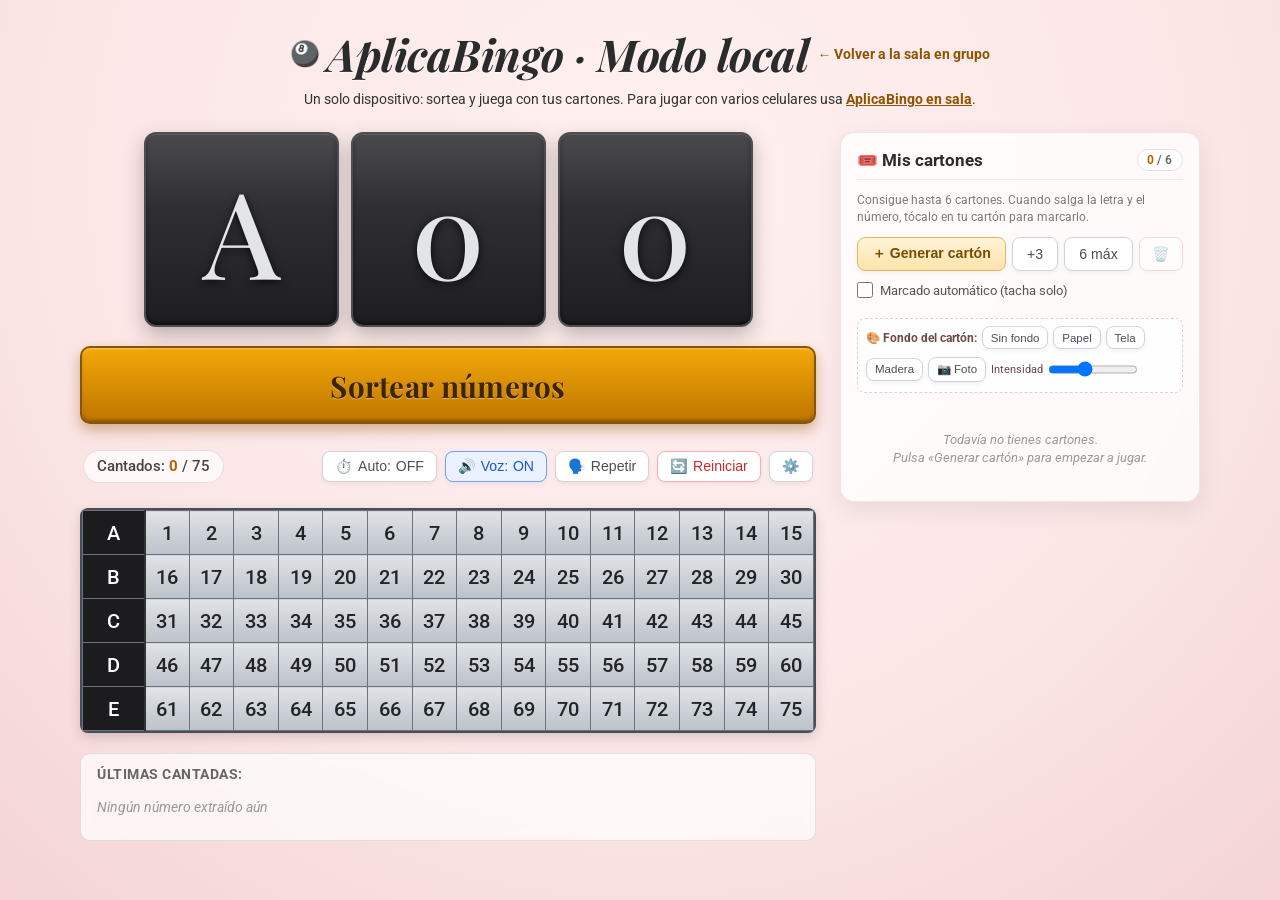
<file: solo.html>
<!DOCTYPE html>
<html lang="es">
<head>
    <meta charset="UTF-8">
    <meta name="viewport" content="width=device-width, initial-scale=1.0">
    <title>AplicaBingo — Modo local (un dispositivo)</title>
    <link rel="stylesheet" href="style.css">
    <link rel="preconnect" href="https://fonts.googleapis.com">
    <link rel="preconnect" href="https://fonts.gstatic.com" crossorigin>
    <link href="https://fonts.googleapis.com/css2?family=Cinzel:wght@600;700&family=Playfair+Display:ital,wght@1,500;1,700&family=Roboto:wght@400;500;700&display=swap" rel="stylesheet">
</head>
<body>
    <div class="app-container">
        <!-- Encabezado -->
        <header class="header">
            <div class="marca-bar">
                <div class="marca-titulo">
                    <span class="marca-bola">🎱</span>
                    <h1 class="main-title">AplicaBingo · Modo local</h1>
                </div>
                <a href="index.html">← Volver a la sala en grupo</a>
            </div>
            <p style="margin-top:.5rem;font-size:.9rem">
                Un solo dispositivo: sortea y juega con tus cartones.
                Para jugar con varios celulares usa <a href="index.html" style="color:#8d5300;font-weight:700">AplicaBingo en sala</a>.
            </p>
        </header>

        <div class="app-layout">
            <!-- Columna principal: Bombo / Sorteo -->
            <main class="bingo-stage">
                <!-- Pantalla Principal de Número Actual -->
                <div class="display-row" id="displayRow">
                    <div class="digit-card letter-card" id="cardLetter">
                        <span class="card-value" id="valLetter">A</span>
                    </div>
                    <div class="digit-card tens-card" id="cardTens">
                        <span class="card-value" id="valTens">0</span>
                    </div>
                    <div class="digit-card units-card" id="cardUnits">
                        <span class="card-value" id="valUnits">0</span>
                    </div>
                </div>

                <!-- Botón Principal de Sorteo -->
                <button id="btnDraw" class="btn-draw" type="button">
                    <span class="btn-text">Sortear números</span>
                </button>

                <!-- Barra de Herramientas y Controles Auxiliares -->
                <div class="controls-panel">
                    <div class="stat-badge">
                        <span>Cantados:</span>
                        <strong id="drawnCount">0</strong> / <span id="totalCount">75</span>
                    </div>

                    <div class="action-buttons">
                        <button id="btnAuto" class="btn-tool" title="Modo automático">
                            <span class="icon">⏱️</span> Auto: <span id="autoState">OFF</span>
                        </button>
                        <button id="btnVoiceToggle" class="btn-tool active" title="Activar/Desactivar Voz">
                            <span class="icon" id="voiceIcon">🔊</span> Voz: <span id="voiceState">ON</span>
                        </button>
                        <button id="btnRepeat" class="btn-tool" title="Repetir último número cantado">
                            <span class="icon">🗣️</span> Repetir
                        </button>
                        <button id="btnReset" class="btn-tool btn-danger" title="Reiniciar Juego">
                            <span class="icon">🔄</span> Reiniciar
                        </button>
                        <button id="btnSettings" class="btn-tool" title="Configuración">
                            <span class="icon">⚙️</span>
                        </button>
                    </div>
                </div>

                <!-- Panel de Configuración Plegable -->
                <div id="settingsModal" class="settings-drawer hidden">
                    <div class="drawer-header">
                        <h3>Configuración del Bingo</h3>
                        <button id="btnCloseSettings" class="btn-close">&times;</button>
                    </div>
                    <div class="setting-item">
                        <label for="namingMode">Tipo de Letras:</label>
                        <select id="namingMode" class="form-select">
                            <option value="ABCDE" selected>A - B - C - D - E (Tradicional 1-75)</option>
                            <option value="BINGO">B - I - N - G - O (Americano 1-75)</option>
                        </select>
                    </div>
                    <div class="setting-item">
                        <label for="voiceSelect">Voz del Locutor:</label>
                        <select id="voiceSelect" class="form-select">
                            <option value="">Cargando voces en español...</option>
                        </select>
                    </div>
                    <div class="setting-item">
                        <label for="speechRate">Velocidad de voz: <span id="rateVal">1.0x</span></label>
                        <input type="range" id="speechRate" min="0.7" max="1.4" step="0.1" value="1.0">
                    </div>
                    <div class="setting-item">
                        <label for="autoSpeed">Intervalo de Sorteo Auto: <span id="autoSpeedVal">4s</span></label>
                        <input type="range" id="autoSpeed" min="2" max="10" step="1" value="4">
                    </div>
                </div>

                <!-- Tablero de Números -->
                <div class="board-wrapper">
                    <table class="bingo-board" id="bingoBoard">
                        <tbody id="boardBody">
                            <!-- Generado dinámicamente por JavaScript -->
                        </tbody>
                    </table>
                </div>

                <!-- Historial de Últimas Bolas -->
                <div class="history-container">
                    <span class="history-label">Últimas cantadas:</span>
                    <div class="history-list" id="historyList">
                        <span class="empty-history">Ningún número extraído aún</span>
                    </div>
                </div>
            </main>

            <!-- Columna lateral: Cartones del Jugador -->
            <aside class="cards-panel">
                <div class="panel-header">
                    <h2 class="panel-title">🎟️ Mis cartones</h2>
                    <span class="panel-counter"><strong id="cardCount">0</strong> / 6</span>
                </div>

                <p class="panel-hint">
                    Consigue hasta 6 cartones. Cuando salga la letra y el número, tócalo en tu cartón para marcarlo.
                </p>

                <div class="cards-actions">
                    <button id="btnAddCard" class="btn-tool btn-primary-soft" type="button">＋ Generar cartón</button>
                    <button id="btnAdd3" class="btn-tool" type="button" title="Añadir 3 cartones">+3</button>
                    <button id="btnAdd6" class="btn-tool" type="button" title="Completar hasta 6 cartones">6 máx</button>
                    <button id="btnClearCards" class="btn-tool btn-danger" type="button" title="Quitar todos los cartones">🗑️</button>
                </div>

                <label class="switch-row" for="autoDaub">
                    <input type="checkbox" id="autoDaub">
                    <span>Marcado automático (tacha solo)</span>
                </label>

                <div class="fondo-bar">
                    <span class="fondo-label">🎨 Fondo del cartón:</span>
                    <button class="btn-tool" data-fondo="ninguno" type="button">Sin fondo</button>
                    <button class="btn-tool" data-fondo="papel" type="button">Papel</button>
                    <button class="btn-tool" data-fondo="tela" type="button">Tela</button>
                    <button class="btn-tool" data-fondo="madera" type="button">Madera</button>
                    <button class="btn-tool" id="btnFondoFoto" type="button">📷 Foto</button>
                    <input type="file" id="fondoFoto" accept="image/*" style="display:none">
                    <label class="fondo-rango">Intensidad
                        <input type="range" id="fondoRango" min="10" max="90" step="5" value="40">
                    </label>
                </div>

                <div class="cards-list" id="cardsList">
                    <p class="empty-cards" id="emptyCards">
                        Todavía no tienes cartones.<br>Pulsa «Generar cartón» para empezar a jugar.
                    </p>
                </div>
            </aside>
        </div>
    </div>

    <!-- Aviso Flotante de Bingo -->
    <div id="bingoToast" class="bingo-toast hidden">
        <span id="bingoToastText">¡BINGO!</span>
    </div>

    <!-- Modal de Confirmación para Reiniciar -->
    <div id="confirmModal" class="modal-overlay hidden">
        <div class="modal-card">
            <h3>¿Reiniciar partida?</h3>
            <p>Se borrarán todos los números extraídos, las marcas de tus cartones y el tablero volverá a cero.</p>
            <div class="modal-actions">
                <button id="btnCancelReset" class="btn-modal btn-secondary">Cancelar</button>
                <button id="btnConfirmReset" class="btn-modal btn-danger">Sí, Reiniciar</button>
            </div>
        </div>
    </div>

    <script src="app.js"></script>
</body>
</html>
</file>
<file: style.css>
/* ==========================================================================
   Bombo Bingo Online Gratis - Estilos CSS3
   ========================================================================== */

:root {
    --bg-page: #fbe6e6;
    --bg-gradient: radial-gradient(circle at 50% 20%, #fff0f0 0%, #fbe6e6 60%, #f4d4d4 100%);
    --card-bg-top: #3a3a3c;
    --card-bg-bottom: #1e1e20;
    --card-border: #4d4d52;
    --card-text: #e2e4e8;
    
    --btn-gold-top: #f3a808;
    --btn-gold-bottom: #be7500;
    --btn-gold-border: #8d5300;
    --btn-gold-text: #3c2400;
    --btn-gold-shadow: rgba(141, 83, 0, 0.4);

    --cell-unmarked-top: #e0e3e7;
    --cell-unmarked-bottom: #bcc2c9;
    --cell-unmarked-border: #808691;
    --cell-unmarked-text: #212529;

    --cell-marked-top: #fdb813;
    --cell-marked-bottom: #df8800;
    --cell-marked-border: #9b5a00;
    --cell-marked-text: #211200;

    --header-cell-bg: #1c1c1e;
    --header-cell-text: #ffffff;
}

* {
    box-sizing: border-box;
    margin: 0;
    padding: 0;
}

body {
    font-family: 'Roboto', -apple-system, BlinkMacSystemFont, "Segoe UI", sans-serif;
    background: var(--bg-gradient);
    background-color: var(--bg-page);
    min-height: 100vh;
    display: flex;
    justify-content: center;
    align-items: flex-start;
    padding: 1.5rem 1rem 3rem 1rem;
    color: #333333;
    user-select: none;
    -webkit-user-select: none;
}

/* Contenedor Principal */
.app-container {
    width: 100%;
    max-width: 680px;
    display: flex;
    flex-direction: column;
    align-items: center;
    gap: 1.25rem;
}

/* Encabezado */
.header {
    text-align: center;
    margin-bottom: 0.25rem;
}

.main-title {
    font-family: 'Playfair Display', Georgia, serif;
    font-size: clamp(2rem, 5vw, 2.75rem);
    font-weight: 700;
    font-style: italic;
    color: #2b2b2b;
    letter-spacing: -0.5px;
    text-shadow: 0 1px 2px rgba(255, 255, 255, 0.8);
}

/* Escenario Bingo */
.bingo-stage {
    width: 100%;
    display: flex;
    flex-direction: column;
    align-items: center;
    gap: 1.2rem;
}

/* Fila de Tarjetas Oscuras (Letra, Decena, Unidad) */
.display-row {
    display: flex;
    justify-content: center;
    gap: 12px;
    width: 100%;
}

.digit-card {
    flex: 1;
    max-width: 195px;
    aspect-ratio: 1 / 1;
    background: linear-gradient(180deg, var(--card-bg-top) 0%, var(--card-bg-bottom) 100%);
    border: 2px solid var(--card-border);
    border-radius: 12px;
    box-shadow: 
        0 8px 20px rgba(0, 0, 0, 0.25),
        inset 0 1px 1px rgba(255, 255, 255, 0.15),
        inset 0 -2px 4px rgba(0, 0, 0, 0.5);
    display: flex;
    align-items: center;
    justify-content: center;
    position: relative;
    overflow: hidden;
    transition: transform 0.15s ease, box-shadow 0.15s ease;
}

.digit-card::after {
    content: '';
    position: absolute;
    top: 0;
    left: 0;
    right: 0;
    height: 40%;
    background: linear-gradient(180deg, rgba(255, 255, 255, 0.08) 0%, rgba(255, 255, 255, 0) 100%);
    pointer-events: none;
    border-top-left-radius: 10px;
    border-top-right-radius: 10px;
}

.card-value {
    font-family: 'Playfair Display', 'Cinzel', Times, serif;
    font-size: clamp(4.5rem, 12vw, 7.5rem);
    font-weight: 500;
    color: var(--card-text);
    text-shadow: 0 2px 8px rgba(0, 0, 0, 0.8);
    line-height: 1;
    transition: transform 0.2s cubic-bezier(0.175, 0.885, 0.32, 1.275);
}

/* Animación de Sorteo / Giro en las Tarjetas */
.digit-card.rolling .card-value {
    animation: rollNumber 0.25s infinite alternate ease-in-out;
}

.digit-card.popping .card-value {
    animation: popReveal 0.4s cubic-bezier(0.175, 0.885, 0.32, 1.275);
}

@keyframes rollNumber {
    0% { transform: translateY(-4px) scale(0.96); opacity: 0.8; }
    100% { transform: translateY(4px) scale(1.02); opacity: 1; }
}

@keyframes popReveal {
    0% { transform: scale(0.7); opacity: 0.3; }
    70% { transform: scale(1.15); opacity: 1; }
    100% { transform: scale(1); opacity: 1; }
}

/* Botón Dorado de Sorteo */
.btn-draw {
    width: 100%;
    padding: 1.1rem 1.5rem;
    background: linear-gradient(180deg, var(--btn-gold-top) 0%, var(--btn-gold-bottom) 100%);
    border: 2px solid var(--btn-gold-border);
    border-radius: 10px;
    cursor: pointer;
    box-shadow: 
        0 6px 14px var(--btn-gold-shadow),
        inset 0 1px 2px rgba(255, 255, 255, 0.4),
        inset 0 -2px 3px rgba(0, 0, 0, 0.3);
    transition: all 0.12s ease;
    display: flex;
    align-items: center;
    justify-content: center;
}

.btn-draw:hover:not(:disabled) {
    filter: brightness(1.06);
    transform: translateY(-2px);
    box-shadow: 0 8px 18px var(--btn-gold-shadow);
}

.btn-draw:active:not(:disabled) {
    transform: translateY(2px);
    box-shadow: 0 2px 6px var(--btn-gold-shadow);
    background: linear-gradient(180deg, var(--btn-gold-bottom) 0%, var(--btn-gold-top) 100%);
}

.btn-draw:disabled {
    opacity: 0.65;
    cursor: not-allowed;
    filter: grayscale(0.4);
}

.btn-text {
    font-family: 'Playfair Display', Georgia, serif;
    font-size: clamp(1.4rem, 4vw, 1.85rem);
    font-weight: 700;
    color: var(--btn-gold-text);
    text-shadow: 0 1px 1px rgba(255, 255, 255, 0.4);
    letter-spacing: 0.3px;
}

/* Barra de Controles y Herramientas */
.controls-panel {
    width: 100%;
    display: flex;
    justify-content: space-between;
    align-items: center;
    flex-wrap: wrap;
    gap: 0.75rem;
    padding: 0.4rem 0.2rem;
}

.stat-badge {
    background: rgba(255, 255, 255, 0.7);
    border: 1px solid rgba(0, 0, 0, 0.1);
    padding: 0.4rem 0.8rem;
    border-radius: 20px;
    font-size: 0.95rem;
    color: #444;
    font-weight: 500;
    backdrop-filter: blur(4px);
}

.stat-badge strong {
    color: #b06200;
    font-weight: 700;
}

.action-buttons {
    display: flex;
    gap: 0.5rem;
    flex-wrap: wrap;
}

.btn-tool {
    background: #ffffff;
    border: 1px solid #ced4da;
    border-radius: 8px;
    padding: 0.4rem 0.75rem;
    font-size: 0.88rem;
    font-weight: 500;
    color: #495057;
    cursor: pointer;
    display: inline-flex;
    align-items: center;
    gap: 0.3rem;
    transition: all 0.15s ease;
    box-shadow: 0 2px 4px rgba(0, 0, 0, 0.05);
}

.btn-tool:hover {
    background: #f8f9fa;
    border-color: #adb5bd;
    transform: translateY(-1px);
}

.btn-tool:active {
    transform: translateY(1px);
}

.btn-tool.active {
    background: #eaf2ff;
    border-color: #70a1ff;
    color: #1a56cc;
}

.btn-danger {
    color: #c92a2a;
    border-color: #f1aeb5;
}

.btn-danger:hover {
    background: #ffe3e3;
    border-color: #e03131;
}

/* Panel de Ajustes / Drawer */
.settings-drawer {
    width: 100%;
    background: #ffffff;
    border: 1px solid #dee2e6;
    border-radius: 12px;
    padding: 1.2rem;
    box-shadow: 0 8px 24px rgba(0, 0, 0, 0.08);
    display: flex;
    flex-direction: column;
    gap: 0.9rem;
    animation: fadeIn 0.2s ease;
}

.settings-drawer.hidden {
    display: none;
}

.drawer-header {
    display: flex;
    justify-content: space-between;
    align-items: center;
    border-bottom: 1px solid #eee;
    padding-bottom: 0.5rem;
}

.drawer-header h3 {
    font-size: 1.1rem;
    color: #333;
}

.btn-close {
    background: none;
    border: none;
    font-size: 1.5rem;
    cursor: pointer;
    color: #888;
}

.setting-item {
    display: flex;
    flex-direction: column;
    gap: 0.35rem;
    font-size: 0.9rem;
    color: #555;
}

.form-select, input[type="range"] {
    padding: 0.4rem;
    border-radius: 6px;
    border: 1px solid #ccc;
    font-size: 0.9rem;
    background: #fafafa;
}

/* Tablero de Números (Grid Table) */
.board-wrapper {
    width: 100%;
    overflow-x: auto;
    border-radius: 8px;
    box-shadow: 0 4px 12px rgba(0, 0, 0, 0.15);
    background: #4a4e54;
    padding: 2px;
}

.bingo-board {
    width: 100%;
    border-collapse: collapse;
    table-layout: fixed;
    text-align: center;
}

.bingo-board td, .bingo-board th {
    padding: 0;
    height: clamp(34px, 5.2vw, 44px);
    border: 1px solid #6b7280;
    font-family: -apple-system, BlinkMacSystemFont, "Segoe UI", Roboto, sans-serif;
    font-size: clamp(0.95rem, 2.2vw, 1.25rem);
    font-weight: 500;
}

/* Celda de Letra Encabezado (Columna 0) */
.header-cell {
    background: var(--header-cell-bg);
    color: var(--header-cell-text);
    font-weight: 700;
    font-size: clamp(1.1rem, 2.6vw, 1.4rem);
    width: 8.5%;
    border-right: 2px solid #333 !important;
}

/* Celdas No Cantadas */
.num-cell {
    background: linear-gradient(180deg, var(--cell-unmarked-top) 0%, var(--cell-unmarked-bottom) 100%);
    color: var(--cell-unmarked-text);
    cursor: default;
    transition: background 0.3s ease, color 0.3s ease, transform 0.2s ease;
}

/* Celdas Cantadas (Marcadas en Oro / Naranja) */
.num-cell.marked {
    background: linear-gradient(180deg, var(--cell-marked-top) 0%, var(--cell-marked-bottom) 100%) !important;
    color: var(--cell-marked-text) !important;
    font-weight: 700;
    box-shadow: inset 0 0 4px rgba(0, 0, 0, 0.3);
}

.num-cell.last-called {
    position: relative;
    outline: 2px solid #ffffff;
    outline-offset: -2px;
    animation: pulseCell 1.2s infinite alternate ease-in-out;
}

@keyframes pulseCell {
    0% { filter: brightness(1); }
    100% { filter: brightness(1.25); }
}

/* Historial de Bolas Cantadas */
.history-container {
    width: 100%;
    background: rgba(255, 255, 255, 0.7);
    border: 1px solid rgba(0, 0, 0, 0.1);
    border-radius: 10px;
    padding: 0.75rem 1rem;
    display: flex;
    flex-direction: column;
    gap: 0.5rem;
    backdrop-filter: blur(6px);
}

.history-label {
    font-size: 0.85rem;
    font-weight: 700;
    color: #666;
    text-transform: uppercase;
    letter-spacing: 0.5px;
}

.history-list {
    display: flex;
    gap: 0.5rem;
    overflow-x: auto;
    padding-bottom: 0.25rem;
    min-height: 38px;
    align-items: center;
}

.empty-history {
    font-size: 0.88rem;
    color: #999;
    font-style: italic;
}

.history-chip {
    flex-shrink: 0;
    background: linear-gradient(180deg, #3a3a3c 0%, #1c1c1e 100%);
    color: #f0f0f0;
    border: 1px solid #555;
    border-radius: 20px;
    padding: 0.25rem 0.65rem;
    font-size: 0.9rem;
    font-weight: 700;
    display: inline-flex;
    align-items: center;
    gap: 3px;
    box-shadow: 0 2px 4px rgba(0, 0, 0, 0.2);
    animation: slideIn 0.25s ease;
}

.history-chip.latest {
    background: linear-gradient(180deg, var(--btn-gold-top) 0%, var(--btn-gold-bottom) 100%);
    color: #211200;
    border-color: #8d5300;
    transform: scale(1.05);
}

@keyframes slideIn {
    from { opacity: 0; transform: translateY(-6px); }
    to { opacity: 1; transform: translateY(0); }
}

/* Modal de Confirmación */
.modal-overlay {
    position: fixed;
    top: 0;
    left: 0;
    right: 0;
    bottom: 0;
    background: rgba(0, 0, 0, 0.5);
    display: flex;
    justify-content: center;
    align-items: center;
    z-index: 1000;
    padding: 1rem;
    backdrop-filter: blur(3px);
}

.modal-overlay.hidden {
    display: none;
}

.modal-card {
    background: #ffffff;
    border-radius: 12px;
    padding: 1.5rem;
    max-width: 400px;
    width: 100%;
    text-align: center;
    box-shadow: 0 10px 30px rgba(0, 0, 0, 0.3);
    animation: fadeIn 0.2s ease;
}

.modal-card h3 {
    margin-bottom: 0.5rem;
    color: #222;
}

.modal-card p {
    color: #666;
    font-size: 0.95rem;
    margin-bottom: 1.25rem;
}

.modal-actions {
    display: flex;
    justify-content: center;
    gap: 0.75rem;
}

.btn-modal {
    padding: 0.55rem 1.25rem;
    border-radius: 8px;
    border: none;
    font-size: 0.95rem;
    font-weight: 600;
    cursor: pointer;
}

.btn-secondary {
    background: #e9ecef;
    color: #495057;
}

.btn-secondary:hover {
    background: #dee2e6;
}

@keyframes fadeIn {
    from { opacity: 0; transform: scale(0.96); }
    to { opacity: 1; transform: scale(1); }
}

/* Ajustes Responsivos */
@media (max-width: 480px) {
    body {
        padding: 0.8rem 0.5rem 2rem 0.5rem;
    }
    
    .display-row {
        gap: 8px;
    }
    
    .btn-draw {
        padding: 0.9rem 1rem;
    }

    .controls-panel {
        justify-content: center;
    }
}


/* ==========================================================================
   CARTONES DEL JUGADOR (Panel Lateral)
   ========================================================================== */

/* Contenedor general ampliado para alojar la columna de cartones */
.app-container {
    max-width: 1120px;
}

.app-layout {
    width: 100%;
    display: grid;
    grid-template-columns: minmax(0, 1fr) minmax(300px, 360px);
    gap: 1.5rem;
    align-items: start;
}

/* --- Panel Lateral --- */
.cards-panel {
    width: 100%;
    background: rgba(255, 255, 255, 0.78);
    border: 1px solid rgba(0, 0, 0, 0.08);
    border-radius: 14px;
    padding: 1rem;
    box-shadow: 0 8px 24px rgba(0, 0, 0, 0.08);
    backdrop-filter: blur(6px);
    display: flex;
    flex-direction: column;
    gap: 0.7rem;
    position: sticky;
    top: 1.5rem;
}

.panel-header {
    display: flex;
    justify-content: space-between;
    align-items: center;
    gap: 0.5rem;
    border-bottom: 1px solid rgba(0, 0, 0, 0.07);
    padding-bottom: 0.5rem;
}

.panel-title {
    font-size: 1.05rem;
    font-weight: 700;
    color: #2b2b2b;
}

.panel-counter {
    font-size: 0.78rem;
    font-weight: 600;
    color: #666;
    background: #ffffff;
    border: 1px solid #e3e3e3;
    border-radius: 20px;
    padding: 0.15rem 0.6rem;
    white-space: nowrap;
}

.panel-counter strong {
    color: #b06200;
}

.panel-hint {
    font-size: 0.78rem;
    line-height: 1.4;
    color: #7a7a7a;
}

.cards-actions {
    display: flex;
    flex-wrap: wrap;
    gap: 0.4rem;
}

.cards-actions .btn-tool {
    flex: 1 1 auto;
    justify-content: center;
    white-space: nowrap;
}

.cards-actions #btnClearCards {
    flex: 0 0 auto;
}

.btn-primary-soft {
    background: linear-gradient(180deg, #fff4d9 0%, #ffe2ab 100%);
    border-color: #e0b45f;
    color: #7a4a00;
    font-weight: 700;
}

.btn-primary-soft:hover:not(:disabled) {
    background: linear-gradient(180deg, #ffefc6 0%, #ffd892 100%);
    border-color: #cf9f42;
}

.btn-tool:disabled {
    opacity: 0.45;
    cursor: not-allowed;
    transform: none !important;
}

.switch-row {
    display: flex;
    align-items: center;
    gap: 0.45rem;
    font-size: 0.8rem;
    color: #555;
    cursor: pointer;
    user-select: none;
}

.switch-row input[type="checkbox"] {
    width: 16px;
    height: 16px;
    accent-color: #f3a808;
    cursor: pointer;
}

/* --- Lista de Cartones --- */
.cards-list {
    display: grid;
    grid-template-columns: repeat(auto-fit, minmax(140px, 1fr));
    gap: 0.7rem;
}

.empty-cards {
    grid-column: 1 / -1;
    font-size: 0.8rem;
    font-style: italic;
    color: #9a9a9a;
    text-align: center;
    line-height: 1.45;
    padding: 1.1rem 0.5rem;
}

.bingo-card {
    position: relative;
    background: #ffffff;
    border: 1px solid #e6e6e6;
    border-radius: 10px;
    padding: 0.4rem;
    box-shadow: 0 3px 10px rgba(0, 0, 0, 0.07);
    display: flex;
    flex-direction: column;
    gap: 0.35rem;
    transition: border-color 0.2s ease, box-shadow 0.2s ease;
}

.card-top {
    display: flex;
    justify-content: space-between;
    align-items: center;
    gap: 0.3rem;
}

.card-name {
    font-size: 0.68rem;
    font-weight: 700;
    letter-spacing: 0.4px;
    text-transform: uppercase;
    color: #9a9a9a;
}

.card-remove {
    background: none;
    border: none;
    padding: 0 0.15rem;
    line-height: 1;
    font-size: 0.85rem;
    color: #b9b9b9;
    cursor: pointer;
    transition: color 0.15s ease;
}

.card-remove:hover {
    color: #e03131;
}

.card-grid {
    display: grid;
    grid-template-columns: repeat(5, 1fr);
    gap: 2px;
}

.card-head {
    display: flex;
    align-items: center;
    justify-content: center;
    background: var(--header-cell-bg);
    color: var(--header-cell-text);
    font-weight: 700;
    font-size: 0.7rem;
    border-radius: 3px;
    padding: 0.12rem 0;
}

.card-cell {
    aspect-ratio: 1 / 1;
    display: flex;
    align-items: center;
    justify-content: center;
    padding: 0;
    font-family: inherit;
    font-size: clamp(0.65rem, 2.4vw, 0.92rem);
    font-weight: 600;
    color: var(--cell-unmarked-text);
    background: linear-gradient(180deg, var(--cell-unmarked-top) 0%, var(--cell-unmarked-bottom) 100%);
    border: 1px solid var(--cell-unmarked-border);
    border-radius: 4px;
    cursor: pointer;
    transition: transform 0.12s ease, background 0.2s ease, box-shadow 0.2s ease, color 0.2s ease;
}

/* Número que todavía no ha salido: no se puede seleccionar */
.card-cell.locked {
    background: #eff1f4;
    border-color: #dfe3e8;
    color: #a8aeb6;
    cursor: default;
    font-weight: 500;
}

/* Número ya cantado: disponible para seleccionar */
.card-cell.called {
    border-color: #e8a200;
    box-shadow: 0 0 0 2px rgba(243, 168, 8, 0.35);
}

.card-cell.called:hover {
    transform: translateY(-1px) scale(1.05);
    box-shadow: 0 0 0 2px rgba(243, 168, 8, 0.6), 0 3px 8px rgba(0, 0, 0, 0.15);
}

/* Número seleccionado / tachado */
.card-cell.marked {
    background: linear-gradient(180deg, var(--cell-marked-top) 0%, var(--cell-marked-bottom) 100%);
    border-color: var(--cell-marked-border);
    color: var(--cell-marked-text);
    font-weight: 700;
    box-shadow: inset 0 0 4px rgba(0, 0, 0, 0.25);
}

/* Casilla central libre */
.card-cell.free {
    background: linear-gradient(180deg, #3a3a3c 0%, #1c1c1e 100%);
    border-color: #555;
    color: #f2f2f2;
    font-size: 0.55rem;
    letter-spacing: 0.4px;
    font-weight: 700;
    cursor: default;
    box-shadow: inset 0 0 6px rgba(0, 0, 0, 0.4);
}

/* --- Estado Bingo --- */
.bingo-card.bingo {
    border-color: #f3a808;
    animation: bingoGlow 1s infinite alternate ease-in-out;
}

@keyframes bingoGlow {
    from { box-shadow: 0 0 0 3px rgba(243, 168, 8, 0.28), 0 6px 16px rgba(243, 168, 8, 0.25); }
    to { box-shadow: 0 0 0 5px rgba(243, 168, 8, 0.5), 0 10px 26px rgba(243, 168, 8, 0.45); }
}

.card-bingo-badge {
    display: none;
    position: absolute;
    top: 50%;
    left: 50%;
    transform: translate(-50%, -50%) rotate(-8deg);
    background: linear-gradient(180deg, var(--btn-gold-top) 0%, var(--btn-gold-bottom) 100%);
    border: 2px solid var(--btn-gold-border);
    border-radius: 6px;
    padding: 0.25rem 0.7rem;
    font-family: 'Playfair Display', Georgia, serif;
    font-size: 0.95rem;
    font-weight: 700;
    color: var(--btn-gold-text);
    box-shadow: 0 4px 12px rgba(0, 0, 0, 0.3);
    pointer-events: none;
}

.bingo-card.bingo .card-bingo-badge {
    display: block;
}

/* --- Aviso Flotante de Bingo --- */
.bingo-toast {
    position: fixed;
    top: 1.2rem;
    left: 50%;
    z-index: 1200;
    transform: translateX(-50%);
    background: linear-gradient(180deg, var(--btn-gold-top) 0%, var(--btn-gold-bottom) 100%);
    border: 2px solid var(--btn-gold-border);
    border-radius: 12px;
    padding: 0.6rem 2rem;
    font-family: 'Playfair Display', Georgia, serif;
    font-size: 1.6rem;
    font-weight: 700;
    color: var(--btn-gold-text);
    box-shadow: 0 10px 30px rgba(0, 0, 0, 0.3);
    animation: popReveal 0.4s cubic-bezier(0.175, 0.885, 0.32, 1.275);
}

.bingo-toast.hidden {
    display: none;
}

/* --- Responsivo: una sola columna --- */
@media (max-width: 1000px) {
    .app-layout {
        grid-template-columns: 1fr;
    }

    .cards-panel {
        position: static;
    }

    .cards-list {
        grid-template-columns: repeat(auto-fit, minmax(150px, 1fr));
    }
}

/* ==========================================================================
   AplicaBingo — Modo local: marca, fondo del cartón y controles de fondo
   ========================================================================== */

.marca-bar {
    display: flex; align-items: center; justify-content: space-between;
    gap: 0.6rem; flex-wrap: wrap;
}
.marca-bar .marca-titulo { display: flex; align-items: center; gap: 0.45rem; }
.marca-bar .marca-bola { font-size: 1.5rem; }
.marca-bar a { color: #8d5300; font-weight: 700; font-size: 0.85rem; text-decoration: none; }
.marca-bar a:hover { text-decoration: underline; }

/* La foto (o el patrón) va detrás de los números del cartón */
.bingo-card { overflow: hidden; }
.bingo-card::before {
    content: ''; position: absolute; inset: 0; pointer-events: none;
    background-image: var(--carton-foto, none);
    background-size: cover; background-position: center; background-repeat: no-repeat;
    opacity: var(--carton-opacidad, 0);
}
.bingo-card > .card-top, .bingo-card > .card-grid { position: relative; z-index: 1; }

body.fondo-papel .bingo-card::before {
    background-image:
        repeating-linear-gradient(45deg, rgba(160, 120, 80, 0.55) 0 6px, rgba(255, 255, 255, 0) 6px 12px),
        repeating-linear-gradient(-45deg, rgba(160, 120, 80, 0.35) 0 6px, rgba(255, 255, 255, 0) 6px 12px);
    opacity: 0.45;
}
body.fondo-tela .bingo-card::before {
    background-image:
        repeating-linear-gradient(0deg, rgba(90, 60, 120, 0.4) 0 3px, rgba(255, 255, 255, 0) 3px 7px),
        repeating-linear-gradient(90deg, rgba(90, 60, 120, 0.28) 0 3px, rgba(255, 255, 255, 0) 3px 7px);
    opacity: 0.5;
}
body.fondo-madera .bingo-card::before {
    background-image: repeating-linear-gradient(90deg, rgba(120, 70, 30, 0.45) 0 14px, rgba(190, 130, 70, 0.3) 14px 22px);
    opacity: 0.45;
}
.card-cell.locked { background: rgba(239, 241, 244, 0.86); }

.fondo-bar {
    display: flex; flex-wrap: wrap; gap: 0.3rem; align-items: center;
    margin: 0.55rem 0; padding: 0.45rem 0.5rem;
    background: rgba(255, 255, 255, 0.7); border: 1px dashed #e0d0d0; border-radius: 8px;
}
.fondo-bar .fondo-label { font-size: 0.72rem; font-weight: 700; color: #6b4a4a; }
.fondo-bar .btn-tool { padding: 0.28rem 0.5rem; font-size: 0.72rem; }
.fondo-bar .fondo-rango { display: flex; align-items: center; gap: 0.3rem; font-size: 0.68rem; color: #6b4a4a; }
.fondo-bar .fondo-rango input { width: 90px; }
</file>
